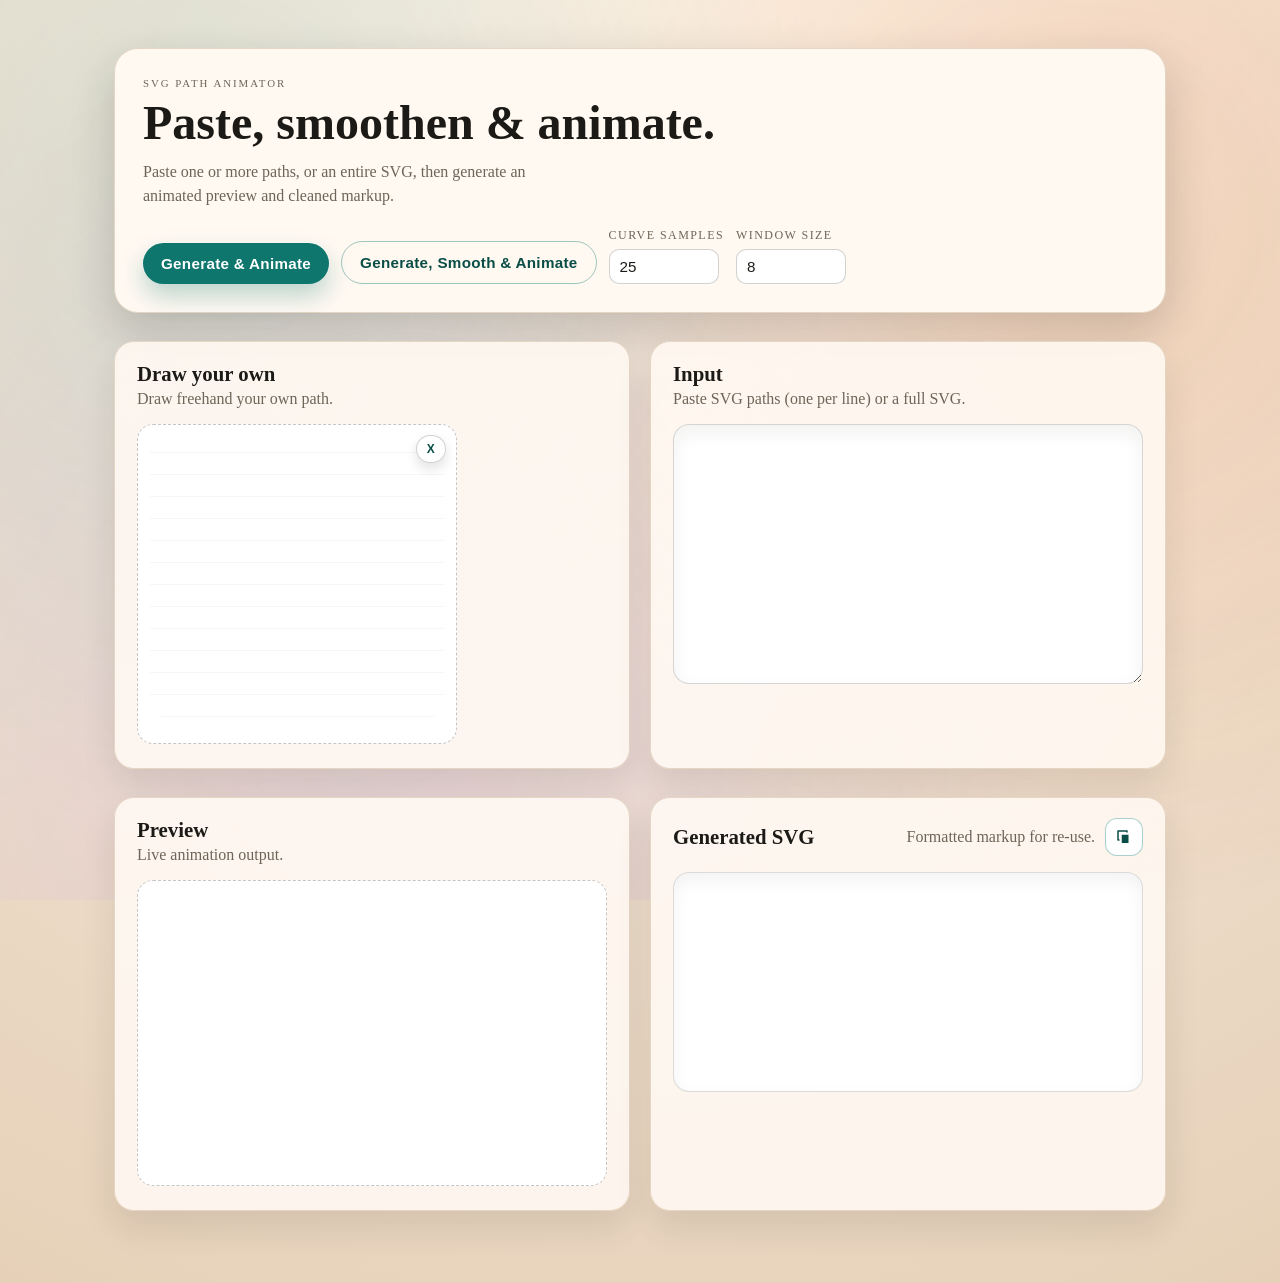
<file: index.html>
<!DOCTYPE html>
<html lang="en">
  <head>
    <meta charset="UTF-8" />
    <meta name="viewport" content="width=device-width, initial-scale=1.0" />
    <title>SVG Path Animator</title>
    <link rel="stylesheet" href="styles.css" />
  </head>
  <body>
    <div class="app">
      <header class="app__header">
        <div>
          <p class="eyebrow">SVG Path Animator</p>
          <h1>Paste, smoothen & animate.</h1>
          <p class="lede">
            Paste one or more paths, or an entire SVG, then generate an animated
            preview and cleaned markup.
          </p>
        </div>
        <div class="actions">
          <button id="generateBtn" class="primary-btn">
            Generate & Animate
          </button>
          <button id="generateSmoothBtn" class="ghost-btn">
            Generate, Smooth & Animate
          </button>
          <label class="field">
            <span>Curve Samples</span>
            <input
              id="curveSamples"
              type="number"
              min="1"
              step="1"
              value="25"
            />
          </label>
          <label class="field">
            <span>Window Size</span>
            <input id="windowSize" type="number" min="1" step="1" value="8" />
          </label>
        </div>
      </header>

      <section class="grid">
        <section class="panel">
          <div class="panel__header">
            <h2>Draw your own</h2>
            <p>Draw freehand your own path.</p>
          </div>
          <div id="drawingAreaDiv" class="drawing-area">
            <button id="clearDrawingBtn" class="clear-btn" type="button">
              X
            </button>
            <svg
              id="drawingArea"
              xmlns="http://www.w3.org/2000/svg"
              width="200"
              height="200"
              viewBox="0 0 200 200"
            ></svg>
          </div>
        </section>
        <section class="panel">
          <div class="panel__header">
            <h2>Input</h2>
            <p>Paste SVG paths (one per line) or a full SVG.</p>
          </div>
          <textarea id="pathsInput" class="panel__input"></textarea>
        </section>
      </section>

      <section class="grid">
        <div class="panel">
          <div class="panel__header">
            <h2>Preview</h2>
            <p>Live animation output.</p>
          </div>
          <div class="panel__canvas">
            <svg
              id="svgCanvas"
              width="200"
              height="200"
              viewBox="0 0 200 200"
              xmlns="http://www.w3.org/2000/svg"
            ></svg>
          </div>
        </div>
        <div class="panel">
          <div class="panel__header panel__header--row">
            <h2>Generated SVG</h2>
            <div class="panel__actions">
              <p>Formatted markup for re-use.</p>
              <button id="copySvgBtn" class="copy-btn" aria-label="Copy SVG">
                <svg viewBox="0 0 24 24" aria-hidden="true">
                  <path
                    d="M9 9h9v11H9V9Zm-3 6H5V5h10v1h2V4a1 1 0 0 0-1-1H4a1 1 0 0 0-1 1v12a1 1 0 0 0 1 1h2v-2Z"
                  />
                </svg>
              </button>
            </div>
          </div>
          <pre id="svgOutput" class="panel__output"></pre>
        </div>
      </section>
    </div>
    <script src="script.js"></script>
  </body>
</html>
</file>
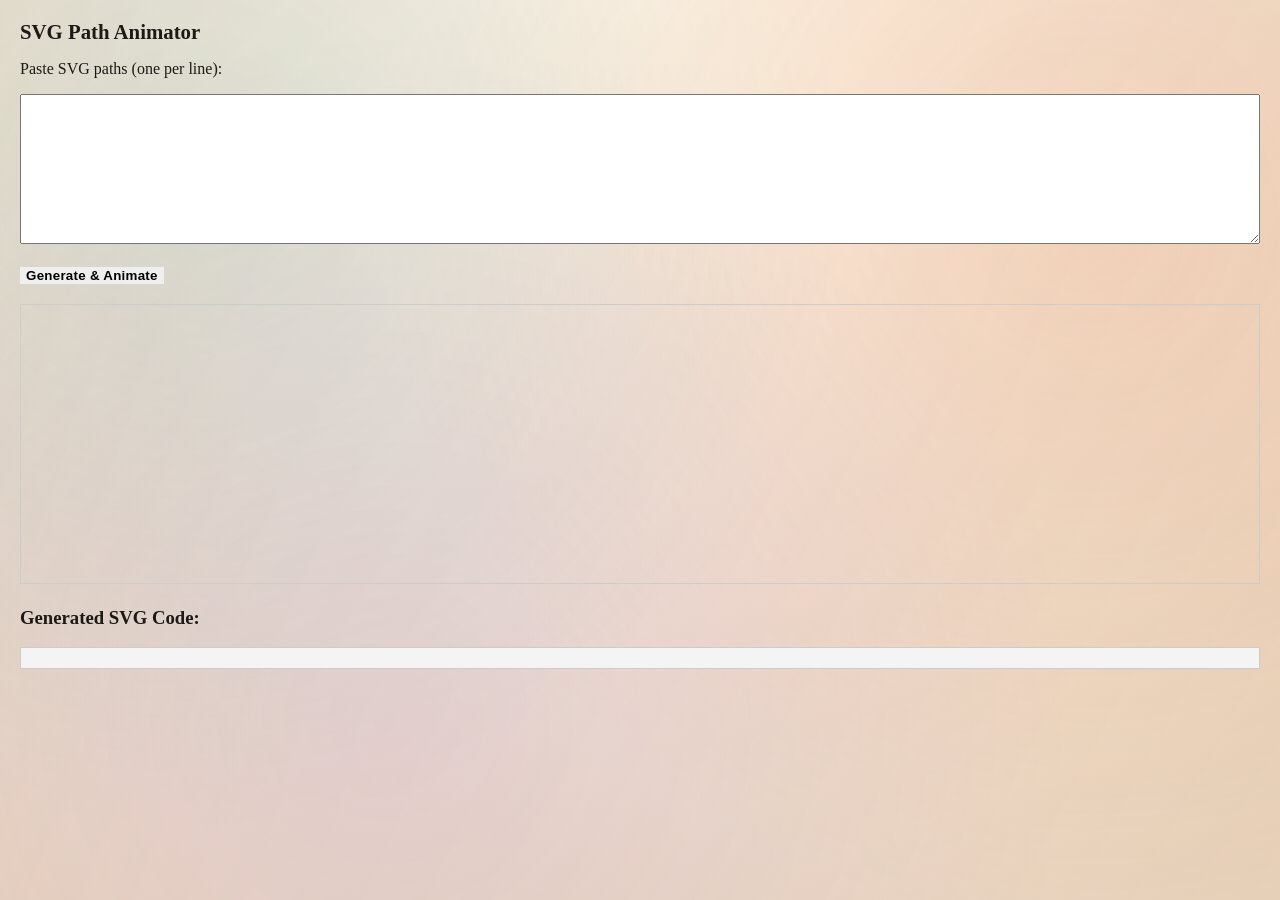
<file: svg_parser.html>
<!DOCTYPE html>
<html lang="en">
  <head>
    <meta charset="UTF-8" />
    <meta name="viewport" content="width=device-width, initial-scale=1.0" />
    <title>SVG Path Animator (Fixed)</title>
    <style>
      body {
        font-family: sans-serif;
        padding: 20px;
      }
      textarea {
        width: 100%;
        height: 150px;
      }
      svg {
        width: 100%;
        height: auto;
        border: 1px solid #ccc;
        margin-top: 20px;
      }
    </style>
    <link rel="stylesheet" href="styles.css">
  </head>
  <body>
    <h2>SVG Path Animator</h2>
    <p>Paste SVG paths (one per line):</p>
    <textarea id="pathsInput"></textarea>
    <br /><br />
    <button id="generateBtn">Generate & Animate</button>

    <svg
      id="svgCanvas"
      width="200"
      height="200"
      viewBox="0 0 200 200"
      xmlns="http://www.w3.org/2000/svg"
    ></svg>

    <h3>Generated SVG Code:</h3>
    <pre
      id="svgOutput"
      style="
        white-space: pre-wrap;
        background: #f4f4f4;
        padding: 10px;
        border: 1px solid #ccc;
      "
    ></pre>

    <script>
      document.getElementById("generateBtn").addEventListener("click", () => {
        const svg = document.getElementById("svgCanvas");
        svg.innerHTML = "";

        const input = document.getElementById("pathsInput").value.trim();
        if (!input) return;

        const pathStrings = input.split(/\n+/);

        pathStrings.forEach((line, i) => {
          const parser = new DOMParser();
          const doc = parser.parseFromString(
            `<svg>${line}</svg>`,
            "image/svg+xml"
          );
          const parsed = doc.querySelector("path");
          if (!parsed) return;

          const imported = document.createElementNS(
            "http://www.w3.org/2000/svg",
            "path"
          );
          for (const attr of parsed.attributes) {
            imported.setAttribute(attr.name, attr.value);
          }

          svg.appendChild(imported);

          if (typeof imported.getTotalLength !== "function") return;
          const length = imported.getTotalLength();

          imported.setAttribute("stroke-dasharray", length);
          imported.setAttribute("stroke-dashoffset", length);
          imported.setAttribute("stroke-width", "2");

          const anim = document.createElementNS(
            "http://www.w3.org/2000/svg",
            "animate"
          );
          anim.setAttribute("attributeName", "stroke-dashoffset");
          anim.setAttribute("from", length.toString());
          anim.setAttribute("to", "0");
          anim.setAttribute("dur", "0.25s");
          anim.setAttribute("fill", "freeze");
          anim.setAttribute("id", `b_anim${i + 1}`);
          anim.setAttribute("begin", i === 0 ? "0s" : `b_anim${i}.end`);

          imported.appendChild(anim);
        });

        function formatXml(xml) {
          return xml.replace(/></g, ">\n<").trim();
        }

        const rawSvg = svg.outerHTML;
        const svgMarkup = formatXml(rawSvg);
        document.getElementById("svgOutput").textContent = svgMarkup;
      });
    </script>
  </body>
</html>
</file>
<file: styles.css>
:root {
  --ink: #1c1a16;
  --muted: #6e6558;
  --accent: #0f766e;
  --accent-strong: #0a4d46;
  --paper: #f8f1e7;
  --panel: #fff9f2;
  --border: #e4d6c3;
  --shadow: 0 18px 45px rgba(28, 26, 22, 0.18);
}

*,
*::before,
*::after {
  box-sizing: border-box;
}

body {
  margin: 0;
  min-height: 100vh;
  font-family: "Iowan Old Style", "Palatino Linotype", "Book Antiqua", Palatino,
    serif;
  color: var(--ink);
  background: radial-gradient(
    circle at top,
    #fff6e8 0%,
    #f2e4d4 45%,
    #e6d0b8 100%
  );
}

body::before,
body::after {
  content: "";
  position: fixed;
  inset: 0;
  pointer-events: none;
  background: radial-gradient(
      circle at 15% 20%,
      rgba(15, 118, 110, 0.16),
      transparent 50%
    ),
    radial-gradient(circle at 85% 25%, rgba(234, 88, 12, 0.18), transparent 55%),
    radial-gradient(
      circle at 30% 80%,
      rgba(124, 58, 237, 0.12),
      transparent 60%
    );
  opacity: 0.8;
  z-index: -2;
}

body::after {
  background: linear-gradient(120deg, rgba(255, 255, 255, 0.2), transparent);
  opacity: 0.6;
  z-index: -1;
}

.app {
  max-width: 1100px;
  margin: 0 auto;
  padding: 48px 24px 72px;
  display: flex;
  flex-direction: column;
  gap: 28px;
}

.app__header {
  display: flex;
  flex-wrap: wrap;
  align-items: center;
  justify-content: space-between;
  gap: 20px;
  padding: 28px;
  background: var(--panel);
  border: 1px solid var(--border);
  border-radius: 24px;
  box-shadow: var(--shadow);
}

.eyebrow {
  text-transform: uppercase;
  letter-spacing: 0.18em;
  font-size: 0.68rem;
  color: var(--muted);
  margin: 0 0 6px;
}

h1 {
  font-size: clamp(2rem, 4vw, 3rem);
  margin: 0 0 10px;
}

.lede {
  max-width: 420px;
  margin: 0;
  color: var(--muted);
  line-height: 1.5;
}

.actions {
  display: flex;
  flex-wrap: wrap;
  gap: 12px;
  align-items: flex-end;
}

button {
  border: none;
  cursor: pointer;
  font-family: "Trebuchet MS", "Gill Sans", "Lucida Grande", sans-serif;
  font-weight: 600;
  letter-spacing: 0.02em;
  transition: transform 120ms ease, box-shadow 120ms ease;
}

.field {
  display: flex;
  flex-direction: column;
  gap: 6px;
  font-size: 0.75rem;
  text-transform: uppercase;
  letter-spacing: 0.12em;
  color: var(--muted);
}

.field input {
  width: 110px;
  padding: 8px 10px;
  border-radius: 10px;
  border: 1px solid rgba(28, 26, 22, 0.2);
  font-family: "Trebuchet MS", "Gill Sans", "Lucida Grande", sans-serif;
  font-size: 0.95rem;
  color: var(--ink);
  background: #fff;
}

.primary-btn,
.ghost-btn {
  padding: 12px 18px;
  border-radius: 999px;
  font-size: 0.95rem;
}

.primary-btn {
  background: var(--accent);
  color: #fff;
  box-shadow: 0 12px 24px rgba(15, 118, 110, 0.28);
}

.primary-btn:hover {
  transform: translateY(-1px);
  box-shadow: 0 16px 28px rgba(15, 118, 110, 0.3);
}

.ghost-btn {
  background: transparent;
  color: var(--accent-strong);
  border: 1px solid rgba(15, 118, 110, 0.4);
}

.ghost-btn:hover {
  transform: translateY(-1px);
}

.panel {
  background: rgba(255, 249, 242, 0.9);
  border: 1px solid var(--border);
  border-radius: 20px;
  padding: 20px 22px 24px;
  box-shadow: 0 16px 35px rgba(28, 26, 22, 0.1);
}

.panel__header {
  display: flex;
  flex-direction: column;
  gap: 4px;
  margin-bottom: 16px;
}

.panel__header--row {
  flex-direction: row;
  align-items: center;
  justify-content: space-between;
  gap: 12px;
}

.panel__actions {
  display: flex;
  align-items: center;
  gap: 10px;
}

h2 {
  margin: 0;
  font-size: 1.3rem;
}

.drawingAreaDiv {
  background: #fff;
}

.panel__header p {
  margin: 0;
  color: var(--muted);
}

.copy-btn {
  width: 38px;
  height: 38px;
  border-radius: 12px;
  border: 1px solid rgba(15, 118, 110, 0.35);
  background: #fff;
  display: grid;
  place-items: center;
  padding: 0;
}

.copy-btn svg {
  width: 18px;
  height: 18px;
  fill: var(--accent-strong);
}

.copy-btn.copied {
  background: var(--accent);
  border-color: var(--accent);
}

.copy-btn.copied svg {
  fill: #fff;
}

.panel__input {
  width: 100%;
  min-height: 260px;
  border-radius: 16px;
  border: 1px solid rgba(28, 26, 22, 0.18);
  padding: 14px;
  font-family: "Courier New", Courier, monospace;
  font-size: 0.95rem;
  background: #fff;
  color: var(--ink);
  box-shadow: inset 0 8px 18px rgba(28, 26, 22, 0.06);
}

.grid {
  display: grid;
  grid-template-columns: repeat(auto-fit, minmax(280px, 1fr));
  gap: 20px;
}

.panel__canvas {
  padding: 12px;
  border-radius: 16px;
  border: 1px dashed rgba(28, 26, 22, 0.25);
  background: #fff;
  min-height: 220px;
  display: flex;
  align-items: center;
  justify-content: center;
}

.drawing-area {
  padding: 12px;
  border-radius: 16px;
  border: 1px dashed rgba(28, 26, 22, 0.25);
  background: #fff;
  position: relative;
  width: min(100%, 320px);
  aspect-ratio: 1 / 1;
  display: flex;
  align-items: stretch;
}

.clear-btn {
  position: absolute;
  top: 10px;
  right: 10px;
  padding: 6px 10px;
  border-radius: 999px;
  font-size: 0.75rem;
  background: rgba(255, 255, 255, 0.92);
  border: 1px solid rgba(28, 26, 22, 0.2);
  color: var(--accent-strong);
  box-shadow: 0 6px 12px rgba(28, 26, 22, 0.12);
  z-index: 2;
}

.clear-btn:hover {
  transform: translateY(-1px);
}

#drawingArea {
  width: 100%;
  height: 100%;
  border-radius: 12px;
  background: repeating-linear-gradient(
    0deg,
    rgba(28, 26, 22, 0.04),
    rgba(28, 26, 22, 0.04) 1px,
    transparent 1px,
    transparent 22px
  );
}

svg {
  width: 100%;
  height: auto;
  max-height: 280px;
}

.panel__output {
  white-space: pre-wrap;
  background: #fff;
  border: 1px solid rgba(28, 26, 22, 0.16);
  border-radius: 16px;
  padding: 16px;
  min-height: 220px;
  color: #2b2a27;
  font-size: 0.9rem;
  box-shadow: inset 0 8px 18px rgba(28, 26, 22, 0.05);
  overflow-x: auto;
}

@media (max-width: 720px) {
  .app {
    padding: 32px 16px 48px;
  }

  .actions {
    width: 100%;
  }

  .primary-btn,
  .ghost-btn {
    flex: 1 1 180px;
  }
}
</file>
